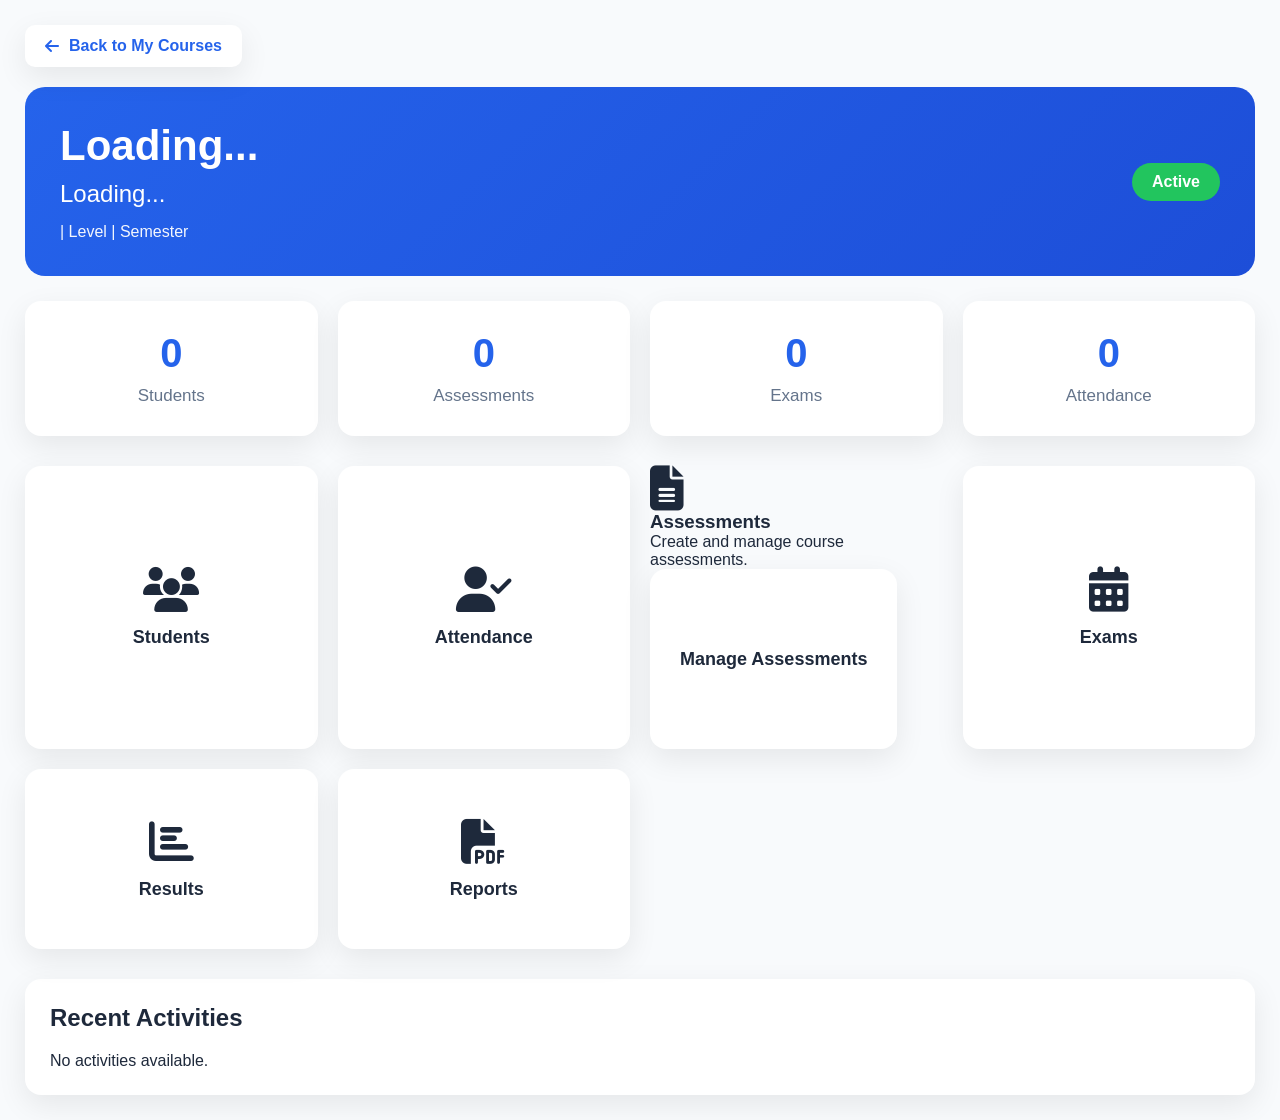
<file: admin/course-dashboard.html>
<!DOCTYPE html>
<html lang="en">

<head>

<meta charset="UTF-8">
<meta name="viewport"
content="width=device-width, initial-scale=1.0">

<title>Course Dashboard</title>

<link rel="stylesheet"
href="css/course-dashboard.css">

<link rel="stylesheet"
href="https://cdnjs.cloudflare.com/ajax/libs/font-awesome/6.7.2/css/all.min.css">

</head>

<body>

<main class="container">

<a href="my-courses.html" class="backBtn">
<i class="fas fa-arrow-left"></i>
Back to My Courses
</a>

<section class="courseHeader">

<div>

<h1 id="courseCode">
Loading...
</h1>

<h2 id="courseTitle">
Loading...
</h2>

<p>

<span id="department"></span>

|

Level

<span id="level"></span>

|

Semester

<span id="semester"></span>

</p>

</div>

<span class="status"
id="status">

Active

</span>

</section>

<section class="stats">

<div class="card">

<h2 id="studentCount">

0

</h2>

<p>Students</p>

</div>

<div class="card">

<h2 id="assessmentCount">

0

</h2>

<p>Assessments</p>

</div>

<div class="card">

<h2 id="examCount">

0

</h2>

<p>Exams</p>

</div>

<div class="card">

<h2 id="attendanceCount">

0

</h2>

<p>Attendance</p>

</div>

</section>

<section class="dashboardGrid">

<button id="studentsBtn">

<i class="fas fa-users"></i>

Students

</button>

<button id="attendanceBtn">

<i class="fas fa-user-check"></i>

Attendance

</button>

<div class="dashboard-card">
    <i class="fas fa-file-alt"></i>

    <h3>Assessments</h3>

    <p>Create and manage course assessments.</p>

    <button id="assessmentBtn">
        Manage Assessments
    </button>
</div>

<button id="examBtn">

<i class="fas fa-calendar-alt"></i>

Exams

</button>

<button id="resultBtn">

<i class="fas fa-chart-bar"></i>

Results

</button>

<button id="reportBtn">

<i class="fas fa-file-pdf"></i>

Reports

</button>

</section>

<section class="activity">

<h2>

Recent Activities

</h2>

<div id="activityList">

No activities available.

</div>

</section>

</main>

<script type="module"
src="js/course-dashboard.js">
</script>

</body>

</html>
</file>
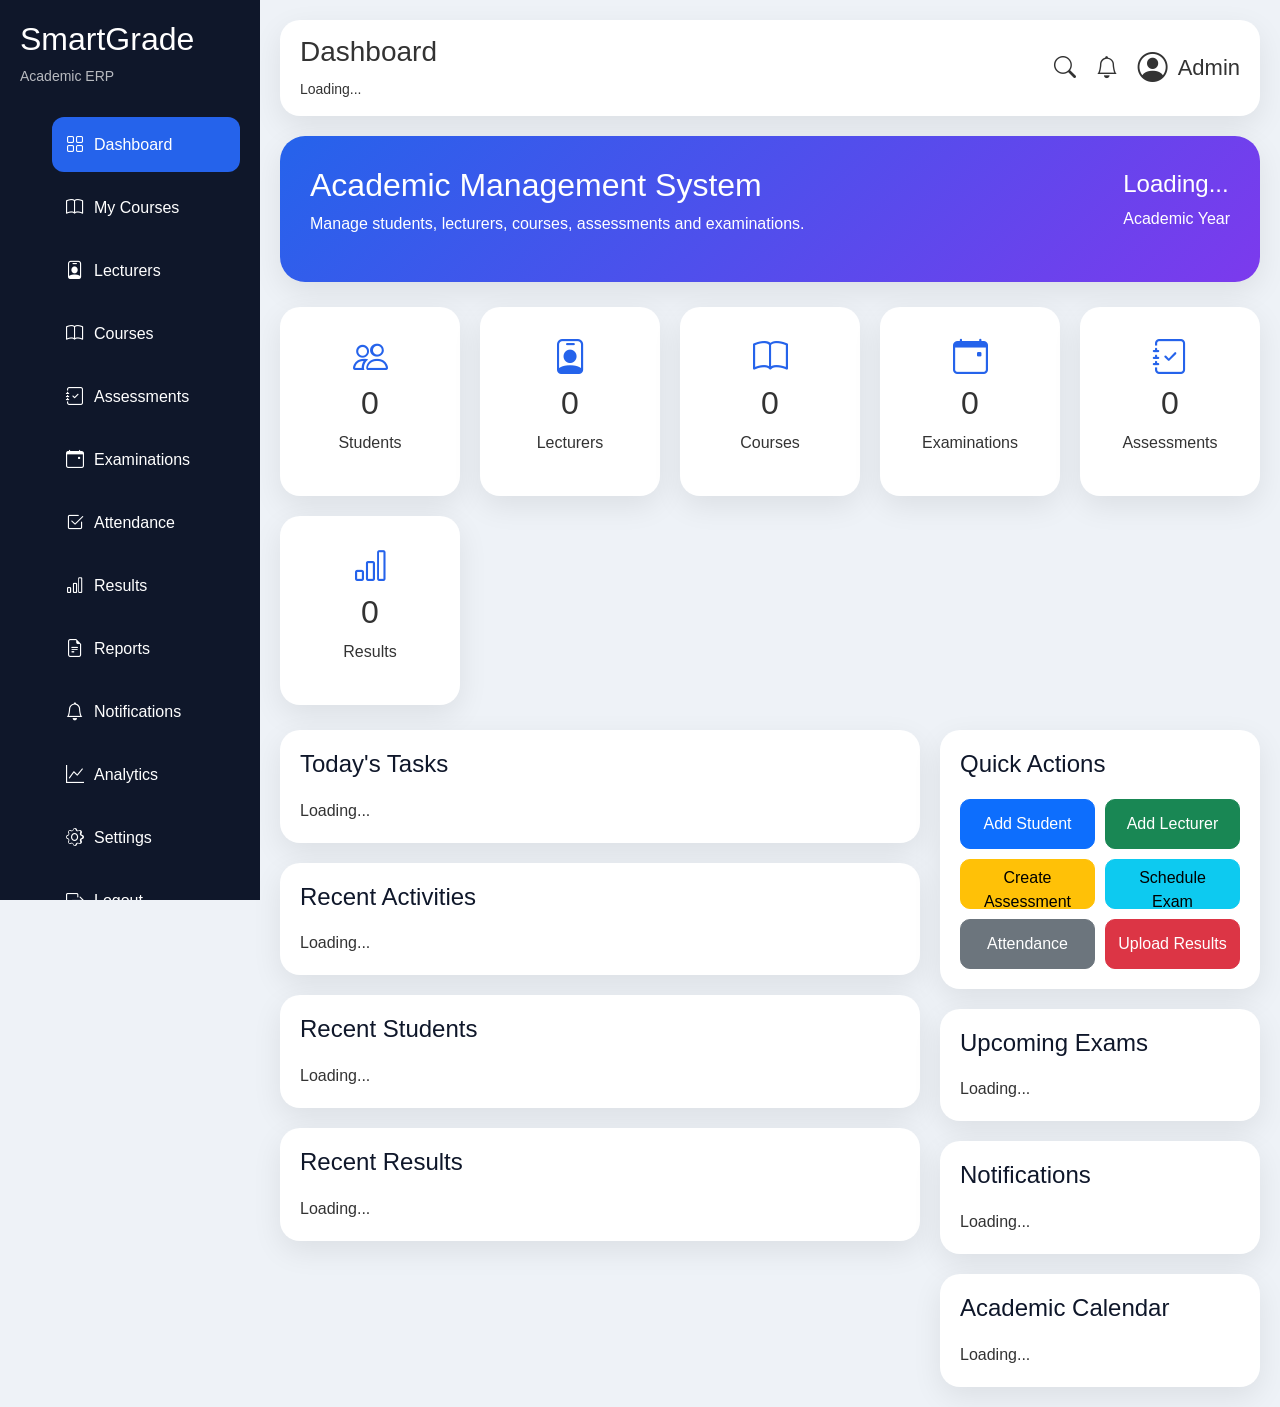
<file: admin/dashboard.html>
<!DOCTYPE html>
<html lang="en">

<head>

<meta charset="UTF-8">

<meta name="viewport"
content="width=device-width, initial-scale=1.0">

<title>SmartGrade Dashboard</title>

<link href="https://cdn.jsdelivr.net/npm/bootstrap@5.3.8/dist/css/bootstrap.min.css" rel="stylesheet">

<link href="https://cdn.jsdelivr.net/npm/bootstrap-icons@1.13.1/font/bootstrap-icons.css" rel="stylesheet">

<link rel="stylesheet" href="css/dashboard.css">

</head>

<body>

<div class="overlay"></div>

<!-- SIDEBAR -->

<aside class="sidebar">

<div class="logo">

<h2>SmartGrade</h2>

<p>Academic ERP</p>

</div>

<ul>

<li class="active">
<a href="#">
<i class="bi bi-grid"></i>
Dashboard
</a>
</li>

<li>
<a href="my-courses.html">
<i class="bi bi-book"></i>
My Courses
</a>
</li>

<li>
<a href="lecturers.html">
<i class="bi bi-person-badge"></i>
Lecturers
</a>
</li>

<li>
<a href="courses.html">
<i class="bi bi-book"></i>
Courses
</a>
</li>

<li>
<a href="assessments.html">
<i class="bi bi-journal-check"></i>
Assessments
</a>
</li>

<li>
<a href="exams.html">
<i class="bi bi-calendar-event"></i>
Examinations
</a>
</li>

<li>
<a href="attendance.html">
<i class="bi bi-check2-square"></i>
Attendance
</a>
</li>

<li>
<a href="results.html">
<i class="bi bi-bar-chart"></i>
Results
</a>
</li>

<li>
<a href="reports.html">
<i class="bi bi-file-earmark-text"></i>
Reports
</a>
</li>

<li>
<a href="notifications.html">
<i class="bi bi-bell"></i>
Notifications
</a>
</li>

<li>
<a href="analytics.html">
<i class="bi bi-graph-up"></i>
Analytics
</a>
</li>

<li>
<a href="settings.html">
<i class="bi bi-gear"></i>
Settings
</a>
</li>

<li>

<a href="#" id="logoutBtn">

<i class="bi bi-box-arrow-right"></i>

Logout

</a>

</li>

</ul>

</aside>

<!-- MAIN -->

<main class="main">

<!-- TOPBAR -->

<div class="topbar">

<div class="left-top">

<button id="menuBtn">

<i class="bi bi-list"></i>

</button>

<div>

<h3>Dashboard</h3>

<small id="welcomeText">

Loading...

</small>

</div>

</div>

<div class="right-top">

<i class="bi bi-search"></i>

<i class="bi bi-bell"></i>

<div class="profile">

<i class="bi bi-person-circle"></i>

<span id="userName">

Admin

</span>

</div>

</div>

</div>

<!-- HERO -->

<section class="hero">

<div>

<h2>

Academic Management System

</h2>

<p>

Manage students, lecturers, courses, assessments and examinations.

</p>

</div>

<div>

<h4 id="todayDate">

Loading...

</h4>

<p id="academicInfo">

Academic Year

</p>

</div>

</section>

<!-- LIVE STATS -->

<section class="stats-grid">

<div class="stat-card">

<i class="bi bi-people"></i>

<h2 id="studentsCount">

0

</h2>

<p>Students</p>

</div>

<div class="stat-card">

<i class="bi bi-person-badge"></i>

<h2 id="lecturersCount">

0

</h2>

<p>Lecturers</p>

</div>

<div class="stat-card">

<i class="bi bi-book"></i>

<h2 id="coursesCount">

0

</h2>

<p>Courses</p>

</div>

<div class="stat-card">

<i class="bi bi-calendar-event"></i>

<h2 id="examsCount">

0

</h2>

<p>Examinations</p>

</div>

<div class="stat-card">

<i class="bi bi-journal-check"></i>

<h2 id="assessmentCount">

0

</h2>

<p>Assessments</p>

</div>

<div class="stat-card">

<i class="bi bi-bar-chart"></i>

<h2 id="resultsCount">

0

</h2>

<p>Results</p>

</div>

</section>

<!-- DASHBOARD GRID -->

<section class="dashboard-grid">

<div class="left-column">

<div class="widget">

<h4>

Today's Tasks

</h4>

<div id="todayTasks">

Loading...

</div>

</div>

<div class="widget">

<h4>

Recent Activities

</h4>

<div id="activities">

Loading...

</div>

</div>

<div class="widget">

<h4>

Recent Students

</h4>

<div id="recentStudents">

Loading...

</div>

</div>

<div class="widget">

<h4>

Recent Results

</h4>

<div id="recentResults">

Loading...

</div>

</div>

</div>

<div class="right-column">

<div class="widget">

<h4>

Quick Actions

</h4>

<div class="quick-grid">

<button class="btn btn-primary">

Add Student

</button>

<button class="btn btn-success">

Add Lecturer

</button>

<button class="btn btn-warning">

Create Assessment

</button>

<button class="btn btn-info">

Schedule Exam

</button>

<button class="btn btn-secondary">

Attendance

</button>

<button class="btn btn-danger">

Upload Results

</button>

</div>

</div>

<div class="widget">

<h4>

Upcoming Exams

</h4>

<div id="upcomingExams">

Loading...

</div>

</div>

<div class="widget">

<h4>

Notifications

</h4>

<div id="notifications">

Loading...

</div>

</div>

<div class="widget">

<h4>

Academic Calendar

</h4>

<div id="calendar">

Loading...

</div>

</div>

</div>

</section>

</main>

<script type="module"
src="js/dashboard.js">

</script>

</body>

</html>
</file>
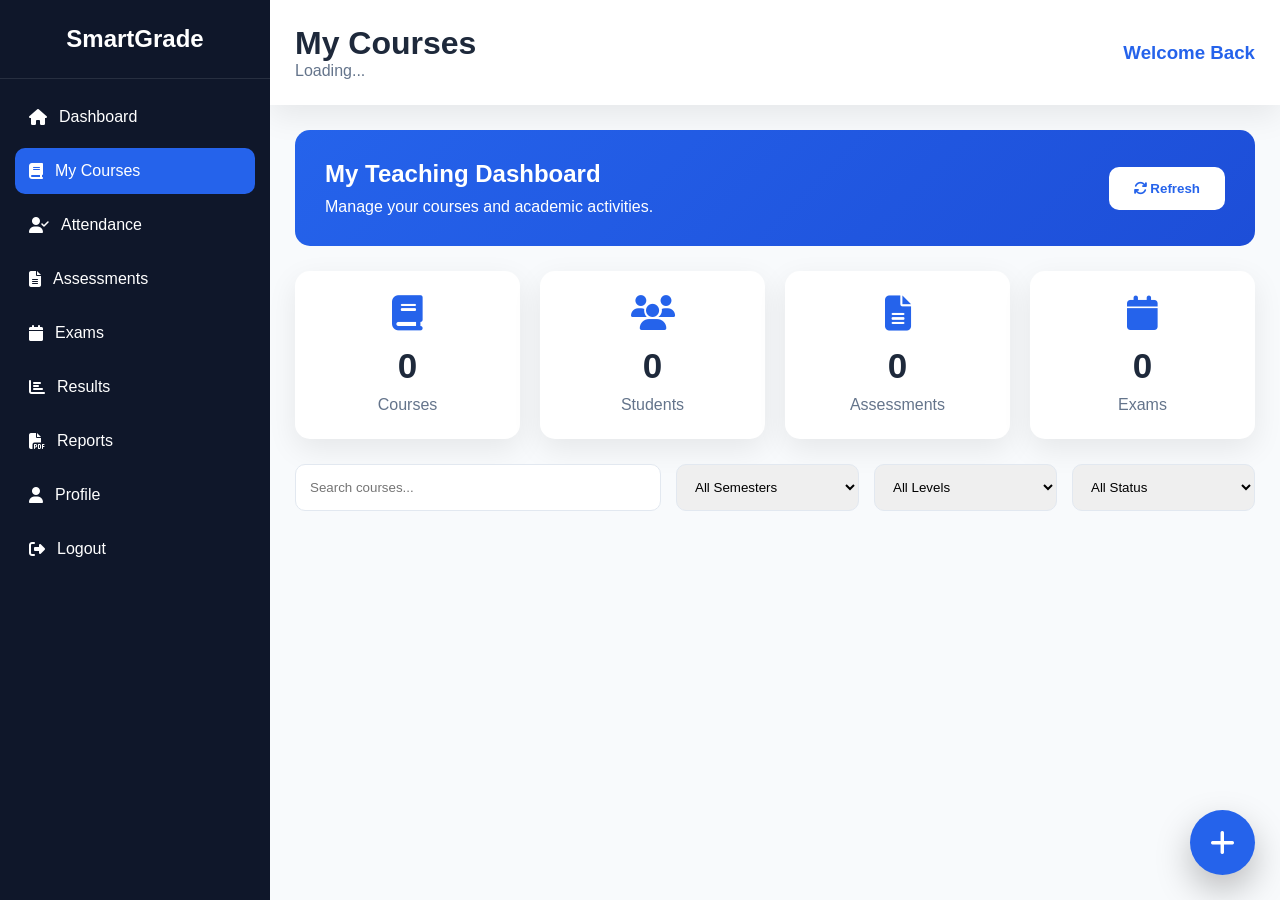
<file: admin/my-courses.html>
<!DOCTYPE html>
<html lang="en">

<head>
    <meta charset="UTF-8">
    <meta name="viewport" content="width=device-width, initial-scale=1.0">
    <title>SmartGrade | My Courses</title>

    <link rel="stylesheet" href="css/my-courses.css">

    <link rel="stylesheet"
        href="https://cdnjs.cloudflare.com/ajax/libs/font-awesome/6.7.2/css/all.min.css">
</head>

<body>

    <!-- Overlay -->

    <div class="overlay" id="overlay"></div>

    <!-- Sidebar -->

    <aside class="sidebar" id="sidebar">

        <div class="logo">
            <h2>SmartGrade</h2>
        </div>

        <ul>

            <li>
                <a href="dashboard.html">
                    <i class="fas fa-home"></i>
                    Dashboard
                </a>
            </li>

            <li class="active">
                <a href="#">
                    <i class="fas fa-book"></i>
                    My Courses
                </a>
            </li>

            <li>
                <a href="attendance.html">
                    <i class="fas fa-user-check"></i>
                    Attendance
                </a>
            </li>

            <li>
                <a href="assessments.html">
                    <i class="fas fa-file-alt"></i>
                    Assessments
                </a>
            </li>

            <li>
                <a href="exams.html">
                    <i class="fas fa-calendar"></i>
                    Exams
                </a>
            </li>

            <li>
                <a href="results.html">
                    <i class="fas fa-chart-bar"></i>
                    Results
                </a>
            </li>

            <li>
                <a href="reports.html">
                    <i class="fas fa-file-pdf"></i>
                    Reports
                </a>
            </li>

            <li>
                <a href="profile.html">
                    <i class="fas fa-user"></i>
                    Profile
                </a>
            </li>

            <li>
                <a href="#" id="logoutBtn">
                    <i class="fas fa-sign-out-alt"></i>
                    Logout
                </a>
            </li>

        </ul>

    </aside>

    <!-- Main -->

    <div class="wrapper">

        <!-- Mobile Header -->

        <header class="mobile-header">

            <button id="menuBtn">
                <i class="fas fa-bars"></i>
            </button>

            <h2>My Courses</h2>

            <div id="userName">
                Lecturer
            </div>

        </header>

        <!-- Topbar -->

        <header class="topbar">

            <div>

                <h1>My Courses</h1>

                <p id="todayDate">
                    Loading...
                </p>

            </div>

            <div>

                <h3 id="welcomeText">
                    Welcome Back
                </h3>

            </div>

        </header>

        <!-- Main -->

        <main>

            <!-- Hero -->

            <section class="hero">

                <div>

                    <h2>
                        My Teaching Dashboard
                    </h2>

                    <p>
                        Manage your courses and academic activities.
                    </p>

                </div>

                <button id="refreshBtn">

                    <i class="fas fa-sync"></i>

                    Refresh

                </button>

            </section>

            <!-- Stats -->

            <section class="stats">

                <div class="stat-card">

                    <i class="fas fa-book"></i>

                    <h2 id="courseCount">0</h2>

                    <p>Courses</p>

                </div>

                <div class="stat-card">

                    <i class="fas fa-users"></i>

                    <h2 id="studentCount">0</h2>

                    <p>Students</p>

                </div>

                <div class="stat-card">

                    <i class="fas fa-file-alt"></i>

                    <h2 id="assessmentCount">0</h2>

                    <p>Assessments</p>

                </div>

                <div class="stat-card">

                    <i class="fas fa-calendar"></i>

                    <h2 id="examCount">0</h2>

                    <p>Exams</p>

                </div>

            </section>

            <!-- Filters -->

            <section class="filters">

                <input
                    type="text"
                    id="searchCourse"
                    placeholder="Search courses...">

                <select id="semesterFilter">

                    <option value="">
                        All Semesters
                    </option>

                    <option value="1">
                        Semester I
                    </option>

                    <option value="2">
                        Semester II
                    </option>

                </select>

                <select id="levelFilter">

                    <option value="">
                        All Levels
                    </option>

                    <option>100</option>
                    <option>200</option>
                    <option>300</option>
                    <option>400</option>
                    <option>500</option>

                </select>

                <select id="statusFilter">

                    <option value="">
                        All Status
                    </option>

                    <option value="active">
                        Active
                    </option>

                    <option value="inactive">
                        Inactive
                    </option>

                </select>

            </section>

            <!-- Course Grid -->

            <section
                class="course-grid"
                id="courseGrid">

            </section>

            <!-- Empty -->

            <section
                class="empty-state"
                id="emptyState"
                style="display:none;">

                <i class="fas fa-book-open"></i>

                <h2>
                    No Courses Yet
                </h2>

                <p>
                    Create your first course.
                </p>

                <button id="emptyCreateBtn">
                    Create Course
                </button>

            </section>

        </main>

    </div>

    <!-- FAB -->

    <button
        class="fab"
        id="fabBtn">

        <i class="fas fa-plus"></i>

    </button>

    <!-- Course Details Modal -->

    <div
        class="modal"
        id="courseModal">

        <div class="modal-content">

            <div class="modal-header">

                <h2>
                    Course Details
                </h2>

                <button id="closeModal">
                    <i class="fas fa-times"></i>
                </button>

            </div>

            <div id="courseDetails"></div>

        </div>

    </div>

    <!-- Create Course Modal -->

    <div
        class="modal"
        id="createCourseModal">

        <div class="modal-content">

            <div class="modal-header">

                <h2>

                    <i class="fas fa-plus-circle"></i>

                    Create Course

                </h2>

                <button id="closeCreateModal">

                    <i class="fas fa-times"></i>

                </button>

            </div>

            <form id="createCourseForm">

                <input
                    type="text"
                    id="courseCode"
                    placeholder="Course Code"
                    required>

                <input
                    type="text"
                    id="courseTitle"
                    placeholder="Course Title"
                    required>

                <input
                    type="text"
                    id="department"
                    placeholder="Department"
                    required>

                <select id="level" required>

                    <option value="">
                        Select Level
                    </option>

                    <option>100</option>
                    <option>200</option>
                    <option>300</option>
                    <option>400</option>
                    <option>500</option>

                </select>

                <select id="semester" required>

                    <option value="">
                        Semester
                    </option>

                    <option value="1">
                        Semester I
                    </option>

                    <option value="2">
                        Semester II
                    </option>

                </select>

                <input
                    type="number"
                    id="creditHours"
                    placeholder="Credit Hours"
                    required>

                <input
                    type="text"
                    id="academicYear"
                    placeholder="Academic Year"
                    required>

                <input
                    type="number"
                    id="capacity"
                    placeholder="Maximum Students"
                    value="100">

                <textarea
                    id="description"
                    placeholder="Course Description"></textarea>

                <div class="create-actions">

                    <button
                        type="button"
                        id="cancelCreate">

                        Cancel

                    </button>

                    <button
                        type="submit">

                        Create Course

                    </button>

                </div>

            </form>

        </div>

    </div>

    <!-- Course Card Template -->

    <template id="courseCardTemplate">

        <div class="course-card">

            <div class="course-top">

                <h3 class="course-code"></h3>

                <span class="status"></span>

            </div>

            <h4 class="course-title"></h4>

            <div class="course-info"></div>

            <div class="course-actions">

                <button class="viewBtn">
                    View
                </button>

                <button class="studentsBtn">
                    Students
                </button>

                <button class="attendanceBtn">
                    Attendance
                </button>

                <button class="assessmentBtn">
                    Assessments
                </button>

                <button class="examBtn">
                    Exams
                </button>

                <button class="resultBtn">
                    Results
                </button>

            </div>

        </div>

    </template>

    <script type="module" src="js/my-courses.js"></script>

</body>

</html>
</file>
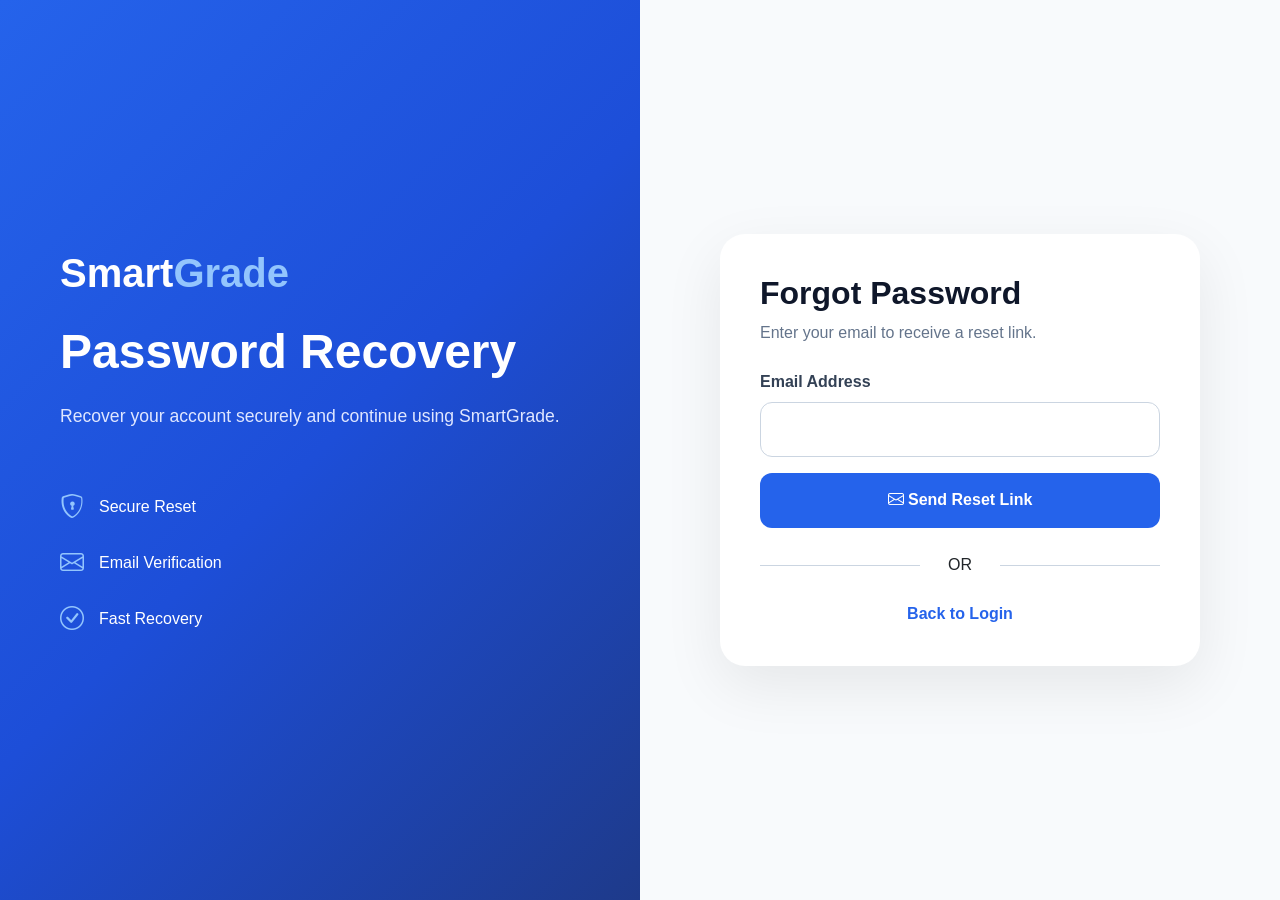
<file: auth/forgot-password.html>
<!DOCTYPE html>
<html lang="en">

<head>

<meta charset="UTF-8">

<meta name="viewport"
content="width=device-width, initial-scale=1.0">

<title>Forgot Password | SmartGrade</title>

<link href="https://cdn.jsdelivr.net/npm/bootstrap@5.3.8/dist/css/bootstrap.min.css"
rel="stylesheet">

<link href="https://cdn.jsdelivr.net/npm/bootstrap-icons@1.13.1/font/bootstrap-icons.css"
rel="stylesheet">

<link rel="stylesheet"
href="css/auth.css">

</head>

<body>

<div class="container-fluid">

<div class="row">

<!-- LEFT -->

<div class="col-lg-6 auth-left">

<div class="logo">

Smart<span>Grade</span>

</div>

<h1>Password Recovery</h1>

<p>

Recover your account securely and continue
using SmartGrade.

</p>

<div class="features">

<div class="feature">

<i class="bi bi-shield-lock"></i>

<span>Secure Reset</span>

</div>

<div class="feature">

<i class="bi bi-envelope"></i>

<span>Email Verification</span>

</div>

<div class="feature">

<i class="bi bi-check-circle"></i>

<span>Fast Recovery</span>

</div>

</div>

</div>

<!-- RIGHT -->

<div class="col-lg-6 auth-right">

<div class="auth-card">

<h2>Forgot Password</h2>

<p>

Enter your email to receive a reset link.

</p>

<form id="forgotForm">

<div class="mb-3">

<label class="form-label">

Email Address

</label>

<input
type="email"
class="form-control"
id="email"
required>

</div>

<button
type="submit"
class="btn-login">

<i class="bi bi-envelope"></i>

Send Reset Link

</button>

</form>

<div
id="forgotMessage"
class="mt-3">

</div>

<div class="divider">

OR

</div>

<div class="bottom-link">

<a href="login.html">

Back to Login

</a>

</div>

</div>

</div>

</div>

</div>

<script src="https://cdn.jsdelivr.net/npm/bootstrap@5.3.8/dist/js/bootstrap.bundle.min.js"></script>

<script type="module" src="../config/supabase.js"></script>

<script type="module" src="../shared/js/services/authService.js"></script>

<script type="module" src="js/forgot-password.js"></script>

</body>

</html>
</file>
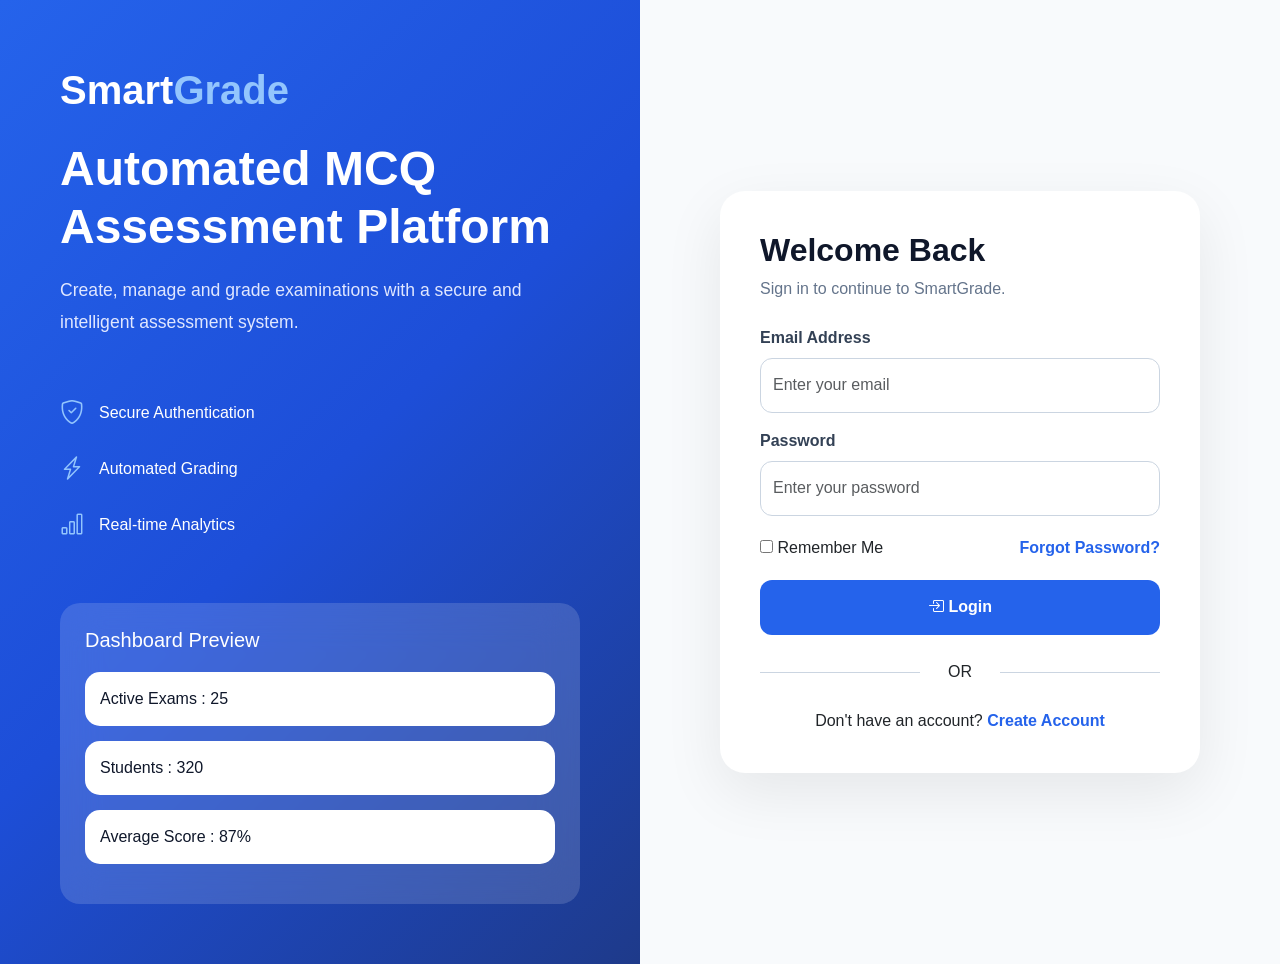
<file: auth/login.html>
<!DOCTYPE html>
<html lang="en">

<head>
    <meta charset="UTF-8">
    <meta name="viewport"
        content="width=device-width, initial-scale=1.0">

    <title>Login | SmartGrade</title>

    <!-- Bootstrap -->
    <link href="https://cdn.jsdelivr.net/npm/bootstrap@5.3.8/dist/css/bootstrap.min.css"
        rel="stylesheet">

    <!-- Bootstrap Icons -->
    <link href="https://cdn.jsdelivr.net/npm/bootstrap-icons@1.13.1/font/bootstrap-icons.css"
        rel="stylesheet">

    <!-- CSS -->
    <link rel="stylesheet" href="css/auth.css">
</head>

<body>

    <div class="container-fluid">

        <div class="row">

            <!-- LEFT SIDE -->

            <div class="col-lg-6 auth-left">

                <div class="logo">
                    Smart<span>Grade</span>
                </div>

                <h1>
                    Automated MCQ Assessment Platform
                </h1>

                <p>
                    Create, manage and grade examinations with
                    a secure and intelligent assessment system.
                </p>

                <div class="features">

                    <div class="feature">
                        <i class="bi bi-shield-check"></i>
                        <span>Secure Authentication</span>
                    </div>

                    <div class="feature">
                        <i class="bi bi-lightning-charge"></i>
                        <span>Automated Grading</span>
                    </div>

                    <div class="feature">
                        <i class="bi bi-bar-chart"></i>
                        <span>Real-time Analytics</span>
                    </div>

                </div>

                <div class="preview-card">

                    <h5>Dashboard Preview</h5>

                    <div class="preview-box">
                        Active Exams : 25
                    </div>

                    <div class="preview-box">
                        Students : 320
                    </div>

                    <div class="preview-box">
                        Average Score : 87%
                    </div>

                </div>

            </div>

            <!-- RIGHT SIDE -->

            <div class="col-lg-6 auth-right">
<div class="d-lg-none text-center mb-4">

<h2 class="logo">

Smart<span>Grade</span>

</h2>

</div>
                <div class="auth-card">

                    <h2>Welcome Back</h2>

                    <p>
                        Sign in to continue to SmartGrade.
                    </p>

                    <form id="loginForm">

                        <div class="mb-3">

                            <label class="form-label">
                                Email Address
                            </label>

                            <input
                                type="email"
                                class="form-control"
                                id="email"
                                placeholder="Enter your email"
                                required>

                        </div>

                        <div class="mb-3">

                            <label class="form-label">
                                Password
                            </label>

                            <input
                                type="password"
                                class="form-control"
                                id="password"
                                placeholder="Enter your password"
                                required>

                        </div>

                        <div class="auth-options">

                            <div>

                                <input
                                    type="checkbox"
                                    id="remember">

                                <label for="remember">
                                    Remember Me
                                </label>

                            </div>

                            <a href="forgot-password.html">
                                Forgot Password?
                            </a>

                        </div>

                        <button
                            type="submit"
                            class="btn-login">

                            <i class="bi bi-box-arrow-in-right"></i>

                            Login

                        </button>

                    </form>

                    <div
                        id="loginMessage"
                        class="mt-3">
                    </div>

                    <div class="divider">
                        OR
                    </div>

                    <div class="bottom-link">

                        Don't have an account?

                        <a href="register.html">
                            Create Account
                        </a>

                    </div>

                </div>

            </div>

        </div>

    </div>

    <!-- Bootstrap -->

    <script src="https://cdn.jsdelivr.net/npm/bootstrap@5.3.8/dist/js/bootstrap.bundle.min.js"></script>

    <!-- Supabase -->

    <script type="module" src="../config/supabase.js"></script>

    <!-- Services -->

    <script type="module" src="../shared/js/services/authService.js"></script>

    <script type="module" src="../shared/js/services/profileService.js"></script>

    <!-- Login Logic -->

    <script type="module" src="js/login.js"></script>

</body>

</html>
</file>
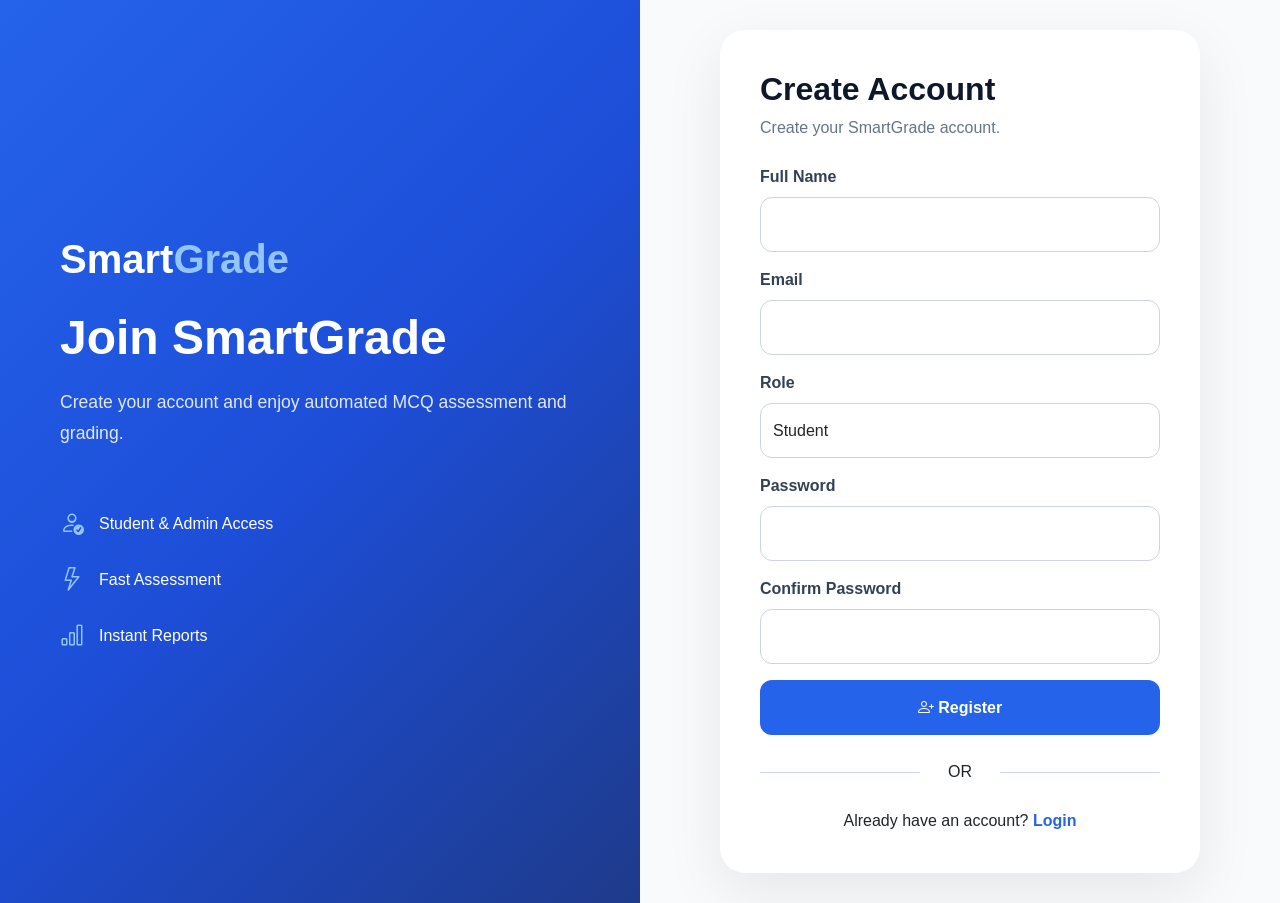
<file: auth/register.html>
<!DOCTYPE html>
<html lang="en">

<head>

    <meta charset="UTF-8">

    <meta name="viewport"
        content="width=device-width, initial-scale=1.0">

    <title>Create Account | SmartGrade</title>

    <link href="https://cdn.jsdelivr.net/npm/bootstrap@5.3.8/dist/css/bootstrap.min.css"
        rel="stylesheet">

    <link href="https://cdn.jsdelivr.net/npm/bootstrap-icons@1.13.1/font/bootstrap-icons.css"
        rel="stylesheet">

    <link rel="stylesheet" href="css/auth.css">

</head>

<body>

<div class="container-fluid">

<div class="row">

<!-- LEFT -->

<div class="col-lg-6 auth-left">

<div class="logo">

Smart<span>Grade</span>

</div>

<h1>Join SmartGrade</h1>

<p>

Create your account and enjoy automated
MCQ assessment and grading.

</p>

<div class="features">

<div class="feature">

<i class="bi bi-person-check"></i>

<span>Student & Admin Access</span>

</div>

<div class="feature">

<i class="bi bi-lightning"></i>

<span>Fast Assessment</span>

</div>

<div class="feature">

<i class="bi bi-bar-chart"></i>

<span>Instant Reports</span>

</div>

</div>

</div>

<!-- RIGHT -->

<div class="col-lg-6 auth-right">
<div class="d-lg-none text-center mb-4">

<h2 class="logo">

Smart<span>Grade</span>

</h2>

</div>
<div class="auth-card">

<h2>Create Account</h2>

<p>Create your SmartGrade account.</p>

<form id="registerForm">

<div class="mb-3">

<label class="form-label">

Full Name

</label>

<input
type="text"
class="form-control"
id="fullName"
required>

</div>

<div class="mb-3">

<label class="form-label">

Email

</label>

<input
type="email"
class="form-control"
id="email"
required>

</div>

<div class="mb-3">

<label class="form-label">

Role

</label>

<select
class="form-control"
id="role"
required>

<option value="student">

Student

</option>

<option value="admin">

Admin

</option>

</select>

</div>

<div class="mb-3">

<label class="form-label">

Password

</label>

<input
type="password"
class="form-control"
id="password"
required>

</div>

<div class="mb-3">

<label class="form-label">

Confirm Password

</label>

<input
type="password"
class="form-control"
id="confirmPassword"
required>

</div>

<button
class="btn-login"
type="submit">

<i class="bi bi-person-plus"></i>

Register

</button>

</form>

<div id="registerMessage"
class="mt-3">

</div>

<div class="divider">

OR

</div>

<div class="bottom-link">

Already have an account?

<a href="login.html">

Login

</a>

</div>

</div>

</div>

</div>

</div>

<script src="https://cdn.jsdelivr.net/npm/bootstrap@5.3.8/dist/js/bootstrap.bundle.min.js"></script>

<script type="module" src="../config/supabase.js"></script>

<script type="module" src="../shared/js/services/authService.js"></script>

<script type="module" src="js/register.js"></script>

</body>

</html>
</file>
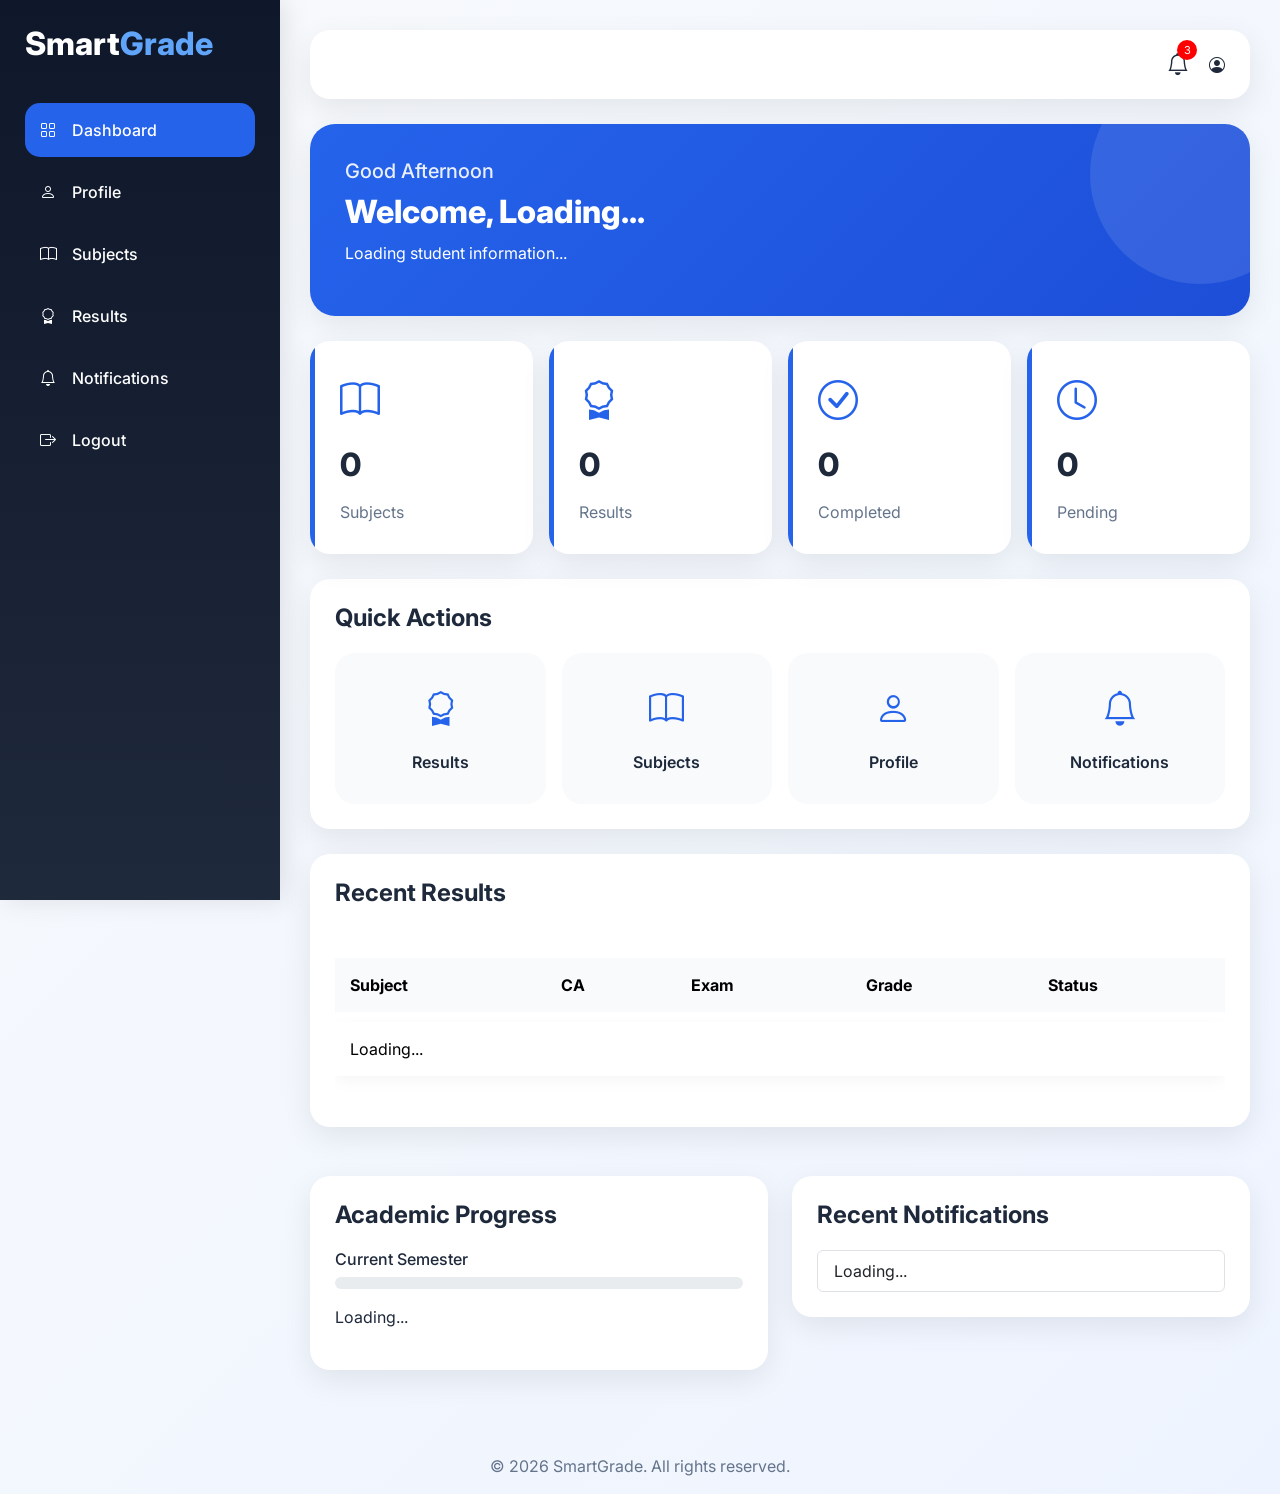
<file: student/dashboard.html>
<!DOCTYPE html>
<html lang="en">

<head>

<meta charset="UTF-8">

<meta name="viewport"
content="width=device-width, initial-scale=1.0">

<title>
Student Dashboard | SmartGrade
</title>

<link href="https://cdn.jsdelivr.net/npm/bootstrap@5.3.8/dist/css/bootstrap.min.css"
rel="stylesheet">

<link href="https://cdn.jsdelivr.net/npm/bootstrap-icons@1.13.1/font/bootstrap-icons.css"
rel="stylesheet">

<link rel="stylesheet"
href="css/dashboard.css">

</head>

<body>

<div class="wrapper">

<!-- SIDEBAR -->

<nav class="sidebar">

<div class="logo">

<h2>

Smart<span>Grade</span>

</h2>

</div>

<ul>

<li class="active">

<a href="#">

<i class="bi bi-grid"></i>

Dashboard

</a>

</li>

<li>

<a href="profile.html">

<i class="bi bi-person"></i>

Profile

</a>

</li>

<li>

<a href="subjects.html">

<i class="bi bi-book"></i>

Subjects

</a>

</li>

<li>

<a href="results.html">

<i class="bi bi-award"></i>

Results

</a>

</li>

<li>

<a href="notifications.html">

<i class="bi bi-bell"></i>

Notifications

</a>

</li>

<li>

<a href="#"
id="logoutBtn">

<i class="bi bi-box-arrow-right"></i>

Logout

</a>

</li>

</ul>

</nav>

<!-- MAIN -->

<div class="main">

<!-- TOPBAR -->

<div class="topbar">

<div>

<button class="menu-btn">

<i class="bi bi-list"></i>

</button>

</div>

<div class="top-icons">

<div class="notification">

<i class="bi bi-bell"></i>

<span>
3
</span>

</div>

<i class="bi bi-person-circle"></i>

</div>


</div>

<!-- WELCOME -->

<section class="welcome">

    <h5 id="greeting">
        Good Afternoon
    </h5>

    <h2>

        Welcome,

        <span id="studentName">
            Loading...
        </span>

    </h2>

    <p id="studentInfo">

        Loading student information...

    </p>

</section>

<!-- CARDS -->

<div class="row g-3">

<div class="col-lg-3 col-md-6">

<div class="stat-card">

<i class="bi bi-book"></i>

<h3 id="subjectCount">

0

</h3>

<p>

Subjects

</p>

</div>

</div>

<div class="col-lg-3 col-md-6">

<div class="stat-card">

<i class="bi bi-award"></i>

<h3 id="resultCount">

0

</h3>

<p>

Results

</p>

</div>

</div>

<div class="col-lg-3 col-md-6">

<div class="stat-card">

<i class="bi bi-check-circle"></i>

<h3>

0

</h3>

<p>

Completed

</p>

</div>

</div>

<div class="col-lg-3 col-md-6">

<div class="stat-card">

<i class="bi bi-clock"></i>

<h3>

0

</h3>

<p>

Pending

</p>

</div>

</div>

</div>

<!-- QUICK ACTIONS -->

<div class="section">

<h4>

Quick Actions

</h4>

<div class="row g-3">

<div class="col-md-3">

<a href="results.html"
class="action-card">

<i class="bi bi-award"></i>

Results

</a>

</div>

<div class="col-md-3">

<a href="subjects.html"
class="action-card">

<i class="bi bi-book"></i>

Subjects

</a>

</div>

<div class="col-md-3">

<a href="profile.html"
class="action-card">

<i class="bi bi-person"></i>

Profile

</a>

</div>

<div class="col-md-3">

<a href="notifications.html"
class="action-card">

<i class="bi bi-bell"></i>

Notifications

</a>

</div>

</div>

</div>

<!-- RESULTS -->

<div class="section">

<h4>

Recent Results

</h4>

<div class="table-responsive">

<table class="table">

<thead>

<tr>

<th>

Subject

</th>

<th>

CA

</th>

<th>

Exam

</th>

<th>

Grade

</th>

<th>

Status

</th>

</tr>

</thead>

<tbody id="resultTable">

<tr>

<td colspan="5">

Loading...

</td>

</tr>

</tbody>

</table>

</div>

</div>
<div class="row mt-4">

    <!-- Academic Progress -->

    <div class="col-lg-6 mb-4">

        <div class="section">

            <h4>
                Academic Progress
            </h4>

            <h6>
                Current Semester
            </h6>

            <div class="progress mb-3" style="height:12px;">

                <div
                id="progressBar"
                class="progress-bar bg-primary"
                style="width:0%;">

                0%

                </div>

            </div>

            <p id="progressText">

                Loading...

            </p>

        </div>

    </div>

    <!-- Notifications -->

    <div class="col-lg-6 mb-4">

        <div class="section">

            <h4>

                Recent Notifications

            </h4>

            <ul
            class="list-group"
            id="notificationList">

                <li class="list-group-item">

                    Loading...

                </li>

            </ul>

        </div>

    </div>

</div>
</div>

</div>

<script src="https://cdn.jsdelivr.net/npm/bootstrap@5.3.8/dist/js/bootstrap.bundle.min.js"></script>

<script type="module"
src="js/dashboard.js"></script>
<footer class="footer">

<p>

© 2026 SmartGrade.

All rights reserved.

</p>

</footer>

</body>

</html>
</file>
<file: admin/css/course-dashboard.css>
/*==================================
COURSE DASHBOARD
==================================*/

:root{
--primary:#2563eb;
--primary-dark:#1d4ed8;
--secondary:#0f172a;

--success:#22c55e;

--white:#fff;
--bg:#f8fafc;

--text:#1e293b;
--text-light:#64748b;

--border:#e2e8f0;

--shadow:0 10px 30px rgba(0,0,0,.08);

--radius:16px;
}

*{
margin:0;
padding:0;
box-sizing:border-box;
}

body{
font-family:Segoe UI,Tahoma,sans-serif;
background:var(--bg);
color:var(--text);
}

.container{
max-width:1400px;
margin:auto;
padding:25px;
}

/*====================
BACK BUTTON
====================*/

.backBtn{
display:inline-flex;
align-items:center;
gap:10px;
text-decoration:none;
padding:12px 20px;
background:white;
border-radius:10px;
color:var(--primary);
box-shadow:var(--shadow);
margin-bottom:20px;
font-weight:600;
}

.backBtn:hover{
background:var(--primary);
color:white;
}

/*====================
HEADER
====================*/

.courseHeader{

background:
linear-gradient(
135deg,
var(--primary),
var(--primary-dark)
);

padding:35px;

border-radius:20px;

color:white;

display:flex;

justify-content:space-between;

align-items:center;

margin-bottom:25px;

gap:20px;

}

.courseHeader h1{
font-size:42px;
margin-bottom:10px;
}

.courseHeader h2{
margin-bottom:15px;
font-weight:500;
}

.courseHeader p{
opacity:.95;
}

.status{

background:var(--success);

padding:10px 20px;

border-radius:30px;

font-weight:bold;

}

/*====================
STATS
====================*/

.stats{

display:grid;

grid-template-columns:
repeat(auto-fit,minmax(220px,1fr));

gap:20px;

margin-bottom:30px;

}

.card{

background:white;

padding:30px;

border-radius:16px;

box-shadow:var(--shadow);

text-align:center;

transition:.3s;

}

.card:hover{

transform:translateY(-5px);

}

.card h2{

font-size:40px;

color:var(--primary);

margin-bottom:10px;

}

.card p{

color:var(--text-light);

font-size:17px;

}

/*====================
MODULE GRID
====================*/

.dashboardGrid{

display:grid;

grid-template-columns:
repeat(auto-fit,minmax(260px,1fr));

gap:20px;

margin-bottom:30px;

}

.dashboardGrid button{

background:white;

border:none;

padding:30px;

border-radius:16px;

box-shadow:var(--shadow);

cursor:pointer;

transition:.3s;

display:flex;

flex-direction:column;

justify-content:center;

align-items:center;

gap:15px;

font-size:18px;

font-weight:600;

color:var(--text);

min-height:180px;

}

.dashboardGrid button:hover{

background:var(--primary);

color:white;

transform:translateY(-5px);

}

.dashboardGrid i{

font-size:45px;

}

/*====================
ACTIVITY
====================*/

.activity{

background:white;

padding:25px;

border-radius:16px;

box-shadow:var(--shadow);

}

.activity h2{

margin-bottom:20px;

}

#activityList{

display:grid;

gap:15px;

}

.activity-item{

padding:15px;

border-left:5px solid var(--primary);

background:#f8fafc;

border-radius:10px;

}

.activity-time{

font-size:13px;

color:var(--text-light);

margin-bottom:5px;

}

/*====================
QUICK ACTIONS
====================*/

.quickActions{

display:grid;

grid-template-columns:
repeat(auto-fit,minmax(200px,1fr));

gap:20px;

margin-bottom:30px;

}

.quickActions button{

padding:18px;

border:none;

border-radius:12px;

cursor:pointer;

background:var(--primary);

color:white;

font-size:16px;

font-weight:600;

transition:.3s;

}

.quickActions button:hover{

background:var(--primary-dark);

}

/*====================
COURSE SUMMARY
====================*/

.courseSummary{

display:grid;

grid-template-columns:
1fr 1fr;

gap:20px;

margin-bottom:30px;

}

.summaryCard{

background:white;

padding:25px;

border-radius:16px;

box-shadow:var(--shadow);

}

.summaryCard h3{

margin-bottom:15px;

color:var(--primary);

}

.summaryCard p{

margin:10px 0;

color:var(--text-light);

}

/*====================
RESPONSIVE
====================*/

@media(max-width:900px){

.courseHeader{

flex-direction:column;

align-items:flex-start;

}

.courseSummary{

grid-template-columns:1fr;

}

}

@media(max-width:768px){

.container{

padding:15px;

}

.courseHeader{

padding:25px;

}

.courseHeader h1{

font-size:30px;

}

.dashboardGrid{

grid-template-columns:1fr;

}

.stats{

grid-template-columns:1fr 1fr;

}

}

@media(max-width:500px){

.stats{

grid-template-columns:1fr;

}

.card{

padding:20px;

}

.dashboardGrid button{

min-height:140px;

padding:20px;

}

.dashboardGrid i{

font-size:35px;

}

}
</file>
<file: admin/css/dashboard.css>
:root{

--primary:#2563eb;
--secondary:#7c3aed;
--success:#16a34a;
--warning:#f59e0b;
--danger:#dc2626;

--dark:#0f172a;
--dark2:#1e293b;

--light:#f8fafc;
--white:#ffffff;

--shadow:0 10px 30px rgba(0,0,0,.08);

}

*{
margin:0;
padding:0;
box-sizing:border-box;
}

body{
font-family:Arial,Helvetica,sans-serif;
background:#eef2f7;
color:#333;
}

/* Overlay */

.overlay{
display:none;
}

/* Sidebar */

.sidebar{

position:fixed;

left:0;
top:0;

width:260px;
height:100vh;

background:var(--dark);

overflow:auto;

padding:20px;

z-index:1000;

transition:.3s;

}

.logo{

margin-bottom:30px;

color:white;

}

.logo p{

opacity:.7;

font-size:14px;

}

.sidebar ul{

list-style:none;

}

.sidebar li{

margin:8px 0;

}

.sidebar a{

display:flex;

align-items:center;

gap:10px;

padding:14px;

border-radius:12px;

text-decoration:none;

color:white;

transition:.3s;

}

.sidebar a:hover{

background:var(--primary);

}

.active a{

background:var(--primary);

}

.sidebar i{

font-size:18px;

}

/* Main */

.main{

margin-left:260px;

padding:20px;

transition:.3s;

}

/* Topbar */

.topbar{

background:white;

padding:15px 20px;

border-radius:20px;

box-shadow:var(--shadow);

display:flex;

justify-content:space-between;

align-items:center;

margin-bottom:20px;

}

.left-top{

display:flex;

align-items:center;

gap:15px;

}

.right-top{

display:flex;

align-items:center;

gap:20px;

font-size:22px;

}

.profile{

display:flex;

align-items:center;

gap:10px;

}

.profile i{

font-size:30px;

}

#menuBtn{

display:none;

border:none;

background:none;

font-size:30px;

cursor:pointer;

}

/* Hero */

.hero{

background:linear-gradient(
135deg,
var(--primary),
var(--secondary)
);

border-radius:25px;

padding:30px;

color:white;

margin-bottom:25px;

display:flex;

justify-content:space-between;

align-items:center;

flex-wrap:wrap;

gap:20px;

box-shadow:var(--shadow);

}

/* Statistics */

.stats-grid{

display:grid;

grid-template-columns:
repeat(auto-fit,minmax(180px,1fr));

gap:20px;

margin-bottom:25px;

}

.stat-card{

background:white;

padding:25px;

border-radius:20px;

box-shadow:var(--shadow);

text-align:center;

transition:.3s;

}

.stat-card:hover{

transform:translateY(-8px);

}

.stat-card i{

font-size:35px;

color:var(--primary);

margin-bottom:10px;

}

.stat-card h2{

margin-bottom:8px;

}

/* Dashboard Grid */

.dashboard-grid{

display:grid;

grid-template-columns:2fr 1fr;

gap:20px;

}

.left-column,
.right-column{

display:flex;

flex-direction:column;

gap:20px;

}

/* Widgets */

.widget{

background:white;

padding:20px;

border-radius:20px;

box-shadow:var(--shadow);

}

.widget h4{

margin-bottom:20px;

color:var(--dark);

}

/* Generic Items */

.item{

display:flex;

justify-content:space-between;

align-items:center;

padding:12px 0;

border-bottom:1px solid #eee;

}

.item:last-child{

border:none;

}

/* Quick Actions */

.quick-grid{

display:grid;

grid-template-columns:1fr 1fr;

gap:10px;

}

.quick-grid button{

height:50px;

border-radius:10px;

}

/* Tables */

.table-responsive{

overflow:auto;

}

/* Loading */

.loading{

text-align:center;

padding:20px;

color:#999;

}

/* Scrollbar */

::-webkit-scrollbar{

width:8px;

}

::-webkit-scrollbar-thumb{

background:#bbb;

border-radius:10px;

}

/* Buttons */

.btn{

border-radius:10px;

}

/* Widget Cards */

.small-card{

background:#f8fafc;

padding:15px;

border-radius:12px;

margin-bottom:10px;

}

.small-card:last-child{

margin-bottom:0;

}

/* Academic Calendar */

.calendar-item{

padding:10px;

border-left:4px solid var(--primary);

margin-bottom:10px;

background:#f8fafc;

border-radius:8px;

}

/* Notifications */

.notice{

padding:12px;

background:#f8fafc;

border-radius:10px;

margin-bottom:10px;

}

/* Recent Activities */

.activity{

padding:10px;

border-bottom:1px solid #eee;

}

/* Badges */

.badge{

font-size:12px;

}

/* Mobile */

@media(max-width:1000px){

.dashboard-grid{

grid-template-columns:1fr;

}

}

/* Tablet */

@media(max-width:768px){

.sidebar{

left:-260px;

}

.sidebar.show{

left:0;

}

.overlay.show{

display:block;

position:fixed;

left:0;

top:0;

width:100%;

height:100%;

background:rgba(0,0,0,.5);

z-index:900;

}

.main{

margin-left:0;

}

#menuBtn{

display:block;

}

.hero{

text-align:center;

justify-content:center;

}

.quick-grid{

grid-template-columns:1fr;

}

}

/* Small Phones */

@media(max-width:500px){

.topbar{

padding:15px;

}

.hero{

padding:20px;

}

.stat-card{

padding:20px;

}

.widget{

padding:15px;

}

.stats-grid{

grid-template-columns:1fr;

}

}
</file>
<file: admin/css/my-courses.css>
/*==================================
SMARTGRADE MY COURSES
==================================*/

:root{
    --primary:#2563eb;
    --primary-dark:#1d4ed8;
    --secondary:#0f172a;

    --success:#22c55e;
    --danger:#ef4444;
    --warning:#f59e0b;

    --white:#ffffff;
    --bg:#f8fafc;

    --text:#1e293b;
    --text-light:#64748b;

    --border:#e2e8f0;

    --shadow:0 10px 30px rgba(0,0,0,.08);

    --radius:15px;
}

/*========================*/

*{
    margin:0;
    padding:0;
    box-sizing:border-box;
}

html{
    scroll-behavior:smooth;
}

body{
    font-family:Segoe UI,Tahoma,Geneva,Verdana,sans-serif;
    background:var(--bg);
    color:var(--text);
    overflow-x:hidden;
}

/*========================*/

::-webkit-scrollbar{
    width:8px;
}

::-webkit-scrollbar-thumb{
    background:var(--primary);
    border-radius:20px;
}

/*========================*/

.overlay{
    position:fixed;
    inset:0;
    background:rgba(0,0,0,.5);
    display:none;
    z-index:998;
}

.overlay.show{
    display:block;
}

/*========================*/
/* SIDEBAR */
/*========================*/

.sidebar{
    position:fixed;
    left:0;
    top:0;
    width:270px;
    height:100vh;

    background:var(--secondary);

    overflow-y:auto;

    z-index:999;

    transition:.3s;
}

.logo{
    padding:25px;
    text-align:center;
    border-bottom:1px solid rgba(255,255,255,.1);
}

.logo h2{
    color:white;
}

.sidebar ul{
    list-style:none;
    padding:15px;
}

.sidebar ul li{
    margin-bottom:8px;
}

.sidebar ul li a{
    display:flex;
    align-items:center;
    gap:12px;

    text-decoration:none;

    color:white;

    padding:14px;

    border-radius:10px;

    transition:.3s;
}

.sidebar ul li a:hover{
    background:var(--primary);
}

.sidebar .active a{
    background:var(--primary);
}

/*========================*/
/* WRAPPER */
/*========================*/

.wrapper{
    margin-left:270px;
    min-height:100vh;
}

/*========================*/
/* MOBILE HEADER */
/*========================*/

.mobile-header{
    display:none;

    background:white;

    padding:15px;

    justify-content:space-between;
    align-items:center;

    box-shadow:var(--shadow);

    position:sticky;
    top:0;

    z-index:500;
}

.mobile-header button{
    border:none;
    background:none;
    font-size:24px;
    cursor:pointer;
}

/*========================*/
/* TOPBAR */
/*========================*/

.topbar{
    background:white;

    padding:25px;

    display:flex;

    justify-content:space-between;
    align-items:center;

    box-shadow:var(--shadow);
}

#todayDate{
    color:var(--text-light);
}

#welcomeText{
    color:var(--primary);
}

/*========================*/
/* MAIN */
/*========================*/

main{
    padding:25px;
}

/*========================*/
/* HERO */
/*========================*/

.hero{
    background:linear-gradient(
        135deg,
        var(--primary),
        var(--primary-dark)
    );

    padding:30px;

    border-radius:var(--radius);

    color:white;

    display:flex;

    justify-content:space-between;
    align-items:center;

    margin-bottom:25px;

    gap:20px;
}

.hero h2{
    margin-bottom:10px;
}

.hero button{
    padding:14px 25px;

    border:none;

    border-radius:10px;

    background:white;

    color:var(--primary);

    cursor:pointer;

    font-weight:600;
}

/*========================*/
/* STATS */
/*========================*/

.stats{
    display:grid;

    grid-template-columns:repeat(auto-fit,minmax(200px,1fr));

    gap:20px;

    margin-bottom:25px;
}

.stat-card{
    background:white;

    padding:25px;

    border-radius:var(--radius);

    box-shadow:var(--shadow);

    text-align:center;

    transition:.3s;
}

.stat-card:hover{
    transform:translateY(-5px);
}

.stat-card i{
    font-size:35px;
    color:var(--primary);
    margin-bottom:15px;
}

.stat-card h2{
    font-size:35px;
    margin-bottom:10px;
}

.stat-card p{
    color:var(--text-light);
}

/*========================*/
/* FILTERS */
/*========================*/

.filters{
    display:grid;

    grid-template-columns:2fr 1fr 1fr 1fr;

    gap:15px;

    margin-bottom:25px;
}

.filters input,
.filters select{
    padding:14px;

    border:1px solid var(--border);

    border-radius:10px;

    outline:none;
}

.filters input:focus,
.filters select:focus{
    border-color:var(--primary);
}

/*========================*/
/* COURSE GRID */
/*========================*/

.course-grid{
    display:grid;

    grid-template-columns:repeat(auto-fit,minmax(350px,1fr));

    gap:20px;
}

/*========================*/
/* COURSE CARD */
/*========================*/

.course-card{
    background:white;

    padding:22px;

    border-radius:var(--radius);

    box-shadow:var(--shadow);

    transition:.3s;
}

.course-card:hover{
    transform:translateY(-5px);
}

.course-top{
    display:flex;

    justify-content:space-between;

    margin-bottom:15px;
}

.course-code{
    color:var(--primary);
}

.status{
    background:var(--success);

    color:white;

    padding:5px 12px;

    border-radius:20px;

    font-size:12px;
}

.course-title{
    margin-bottom:15px;
}

.course-info{
    display:grid;
    gap:10px;

    margin-bottom:20px;
}

.course-info p{
    display:flex;
    gap:10px;
    color:var(--text-light);
}

.course-actions{
    display:grid;

    grid-template-columns:repeat(2,1fr);

    gap:10px;
}

.course-actions button{
    padding:12px;

    border:none;

    border-radius:10px;

    background:var(--primary);

    color:white;

    cursor:pointer;

    transition:.3s;
}

.course-actions button:hover{
    background:var(--primary-dark);
}

/*========================*/
/* EMPTY */
/*========================*/

.empty-state{
    background:white;

    padding:70px;

    border-radius:var(--radius);

    text-align:center;

    box-shadow:var(--shadow);
}

.empty-state i{
    font-size:60px;
    color:var(--primary);
    margin-bottom:20px;
}

.empty-state h2{
    margin-bottom:10px;
}

.empty-state p{
    margin-bottom:20px;
    color:var(--text-light);
}

.empty-state button{
    padding:14px 25px;

    border:none;

    border-radius:10px;

    background:var(--primary);

    color:white;

    cursor:pointer;
}

/*========================*/
/* MODALS */
/*========================*/

.modal{
    position:fixed;

    inset:0;

    background:rgba(0,0,0,.5);

    display:none;

    justify-content:center;
    align-items:center;

    padding:20px;

    z-index:2000;
}

.modal.show{
    display:flex;
}

.modal-content{
    background:white;

    width:100%;

    max-width:650px;

    max-height:90vh;

    overflow-y:auto;

    border-radius:var(--radius);

    padding:25px;

    box-shadow:var(--shadow);
}

.modal-header{
    display:flex;

    justify-content:space-between;
    align-items:center;

    margin-bottom:20px;
}

.modal-header button{
    background:none;
    border:none;
    font-size:24px;
    cursor:pointer;
}

/*========================*/
/* CREATE FORM */
/*========================*/

#createCourseForm{
    display:grid;
    gap:15px;
}

#createCourseForm input,
#createCourseForm select,
#createCourseForm textarea{
    width:100%;

    padding:14px;

    border:1px solid var(--border);

    border-radius:10px;

    outline:none;

    font-size:15px;
}

#createCourseForm textarea{
    min-height:120px;
    resize:vertical;
}

#createCourseForm input:focus,
#createCourseForm select:focus,
#createCourseForm textarea:focus{
    border-color:var(--primary);
}

.create-actions{
    display:flex;
    gap:15px;
}

.create-actions button{
    flex:1;

    padding:14px;

    border:none;

    border-radius:10px;

    cursor:pointer;

    font-size:15px;
}

#cancelCreate{
    background:#e5e7eb;
}

#cancelCreate:hover{
    background:#d1d5db;
}

#createCourseForm button[type="submit"]{
    background:var(--primary);
    color:white;
}

#createCourseForm button[type="submit"]:hover{
    background:var(--primary-dark);
}

/*========================*/
/* FAB */
/*========================*/

.fab{
    position:fixed;

    right:25px;
    bottom:25px;

    width:65px;
    height:65px;

    border:none;

    border-radius:50%;

    background:var(--primary);

    color:white;

    font-size:28px;

    cursor:pointer;

    box-shadow:0 15px 35px rgba(0,0,0,.25);

    z-index:1500;

    transition:.3s;
}

.fab:hover{
    transform:scale(1.08);
    background:var(--primary-dark);
}

/*========================*/
/* LOADING */
/*========================*/

.loading-card{
    background:white;

    padding:70px;

    border-radius:var(--radius);

    text-align:center;

    box-shadow:var(--shadow);

    grid-column:1/-1;
}

.loading-card i{
    font-size:45px;
    color:var(--primary);
    margin-bottom:15px;
}

/*========================*/
/* RESPONSIVE */
/*========================*/

@media(max-width:1024px){

    .course-grid{
        grid-template-columns:repeat(2,1fr);
    }

    .filters{
        grid-template-columns:1fr 1fr;
    }

}

@media(max-width:768px){

    .sidebar{
        left:-270px;
    }

    .sidebar.show{
        left:0;
    }

    .wrapper{
        margin-left:0;
    }

    .mobile-header{
        display:flex;
    }

    .topbar{
        display:none;
    }

    main{
        padding:15px;
    }

    .hero{
        flex-direction:column;
        align-items:flex-start;
    }

    .hero button{
        width:100%;
    }

    .stats{
        grid-template-columns:1fr 1fr;
    }

    .filters{
        grid-template-columns:1fr;
    }

    .course-grid{
        grid-template-columns:1fr;
    }

    .course-actions{
        grid-template-columns:1fr;
    }

    .create-actions{
        flex-direction:column;
    }
}

@media(max-width:480px){

    .stats{
        grid-template-columns:1fr;
    }

    .hero{
        padding:20px;
    }

    .modal-content{
        padding:18px;
    }

    .fab{
        width:60px;
        height:60px;
        right:15px;
        bottom:15px;
    }
}
</file>
<file: auth/css/auth.css>
/*=========================
    GLOBAL
=========================*/

*{
    margin:0;
    padding:0;
    box-sizing:border-box;
}

body{
    font-family:Inter,sans-serif;
    background:#F8FAFC;
    overflow-x:hidden;
}

a{
    text-decoration:none;
}

img{
    max-width:100%;
}

/*=========================
    LEFT PANEL
=========================*/

.auth-left{

    background:linear-gradient(
    135deg,
    #2563EB,
    #1D4ED8,
    #1E3A8A
    );

    min-height:100vh;

    color:white;

    padding:60px;

    display:flex;

    flex-direction:column;

    justify-content:center;

}

.logo{

    font-size:2.5rem;

    font-weight:700;

    margin-bottom:20px;

}

.logo span{

    color:#93C5FD;

}

.auth-left h1{

    font-size:3rem;

    font-weight:700;

    margin-bottom:20px;

}

.auth-left p{

    font-size:1.1rem;

    line-height:1.8;

    color:#E0E7FF;

}

.features{

    margin-top:40px;

}

.feature{

    display:flex;

    align-items:center;

    margin-bottom:20px;

}

.feature i{

    font-size:1.5rem;

    margin-right:15px;

    color:#93C5FD;

}

/*=========================
    DASHBOARD PREVIEW
=========================*/

.preview-card{

    margin-top:40px;

    background:rgba(255,255,255,.15);

    backdrop-filter:blur(20px);

    border-radius:20px;

    padding:25px;
}

.preview-card h5{

    margin-bottom:20px;
}

.preview-box{

    background:white;

    color:#0F172A;

    border-radius:15px;

    padding:15px;

    margin-bottom:15px;
}

/*=========================
    RIGHT PANEL
=========================*/

.auth-right{

    min-height:100vh;

    background:#F8FAFC;

    display:flex;

    justify-content:center;

    align-items:center;

    padding:30px;

}

/*=========================
    LOGIN CARD
=========================*/

.auth-card{

    width:100%;

    max-width:450px;

    background:white;

    border-radius:25px;

    padding:40px;

    box-shadow:

    0 20px 60px rgba(0,0,0,.08);

}

.auth-card h2{

    color:#0F172A;

    font-weight:700;

}

.auth-card p{

    color:#64748B;

    margin-bottom:25px;

}

/*=========================
    FORM
=========================*/

.form-label{

    font-weight:600;

    color:#334155;

}

.form-control{

    height:55px;

    border-radius:12px;

    border:1px solid #CBD5E1;

}

.form-control:focus{

    box-shadow:none;

    border-color:#2563EB;

}

/*=========================
    OPTIONS
=========================*/

.auth-options{

    display:flex;

    justify-content:space-between;

    align-items:center;

    margin:20px 0;
}

.auth-options a{

    color:#2563EB;

    font-weight:600;
}

/*=========================
    BUTTON
=========================*/

.btn-login{

    width:100%;

    height:55px;

    border:none;

    border-radius:12px;

    background:#2563EB;

    color:white;

    font-weight:600;

    transition:.3s;
}

.btn-login:hover{

    background:#1D4ED8;

    transform:translateY(-2px);
}

/*=========================
    FOOTER LINKS
=========================*/

.bottom-link{

    text-align:center;

    margin-top:25px;

}

.bottom-link a{

    color:#2563EB;

    font-weight:600;
}

/*=========================
    ALERT BOX
=========================*/

#loginMessage{

    margin-top:20px;

    text-align:center;

    font-weight:600;
}

/*=========================
    DIVIDER
=========================*/

.divider{

    text-align:center;

    margin:25px 0;

    position:relative;

}

.divider::before{

    content:"";

    position:absolute;

    width:40%;

    height:1px;

    background:#CBD5E1;

    left:0;

    top:50%;
}

.divider::after{

    content:"";

    position:absolute;

    width:40%;

    height:1px;

    background:#CBD5E1;

    right:0;

    top:50%;
}

/*=========================
    RESPONSIVE
=========================*/

@media(max-width:992px){

.auth-left{

display:flex;
padding:10px;

}

.auth-right{

padding:20px;

}

.auth-card{

padding:30px;

}

}

@media(max-width:576px){

.auth-card{

padding:25px;

border-radius:20px;

}

.auth-card h2{

font-size:1.8rem;

}

.btn-login{

height:50px;

}

.form-control{

height:50px;

}

}

.mobile-logo h1{

font-size:2rem;
font-weight:700;

}

.mobile-logo p{

color:#64748B;
font-size:14px;

}

/* =========================
   LAYOUT
========================= */

body{
    min-height:100vh;
    background:#f8fafc;
}

.container-fluid,
.row{
    min-height:100vh;
    margin:0;
    padding:0;
}

.auth-left,
.auth-right{
    min-height:100vh;
}

/* =========================
   LARGE SCREENS
========================= */

@media (min-width:1200px){

.auth-card{
    max-width:480px;
}

}

/* =========================
   TABLETS
========================= */

@media (max-width:991px){

.auth-left{

    min-height:300px;

    padding:40px;

}

.auth-left h1{

    font-size:2rem;

}

.preview-card{

    margin-top:20px;

}

.auth-right{

    padding:30px;

}

.auth-card{

    max-width:100%;
}

}

/* =========================
   MOBILE
========================= */

@media (max-width:768px){

.auth-left{

display:none;

}

.auth-right{

padding:20px;

min-height:100vh;

align-items:center;

}

.auth-card{

width:100%;

max-width:100%;

padding:25px;

border-radius:20px;

box-shadow:0 10px 30px rgba(0,0,0,.08);

}

.auth-card h2{

font-size:28px;

}

.form-control{

height:52px;

font-size:16px;

}

.btn-login{

height:52px;

font-size:16px;

}

.auth-options{

display:flex;

flex-direction:column;

align-items:flex-start;

gap:10px;

}

.auth-options input{

margin-right:5px;

}

.preview-card{

display:none;

}

}

/* =========================
   SMALL PHONES
========================= */

@media (max-width:480px){

.auth-right{

padding:10px;

}

.auth-card{

padding:20px;

border-radius:15px;

}

.auth-card h2{

font-size:24px;

}

.auth-card p{

font-size:14px;

}

.form-label{

font-size:14px;

}

.form-control{

height:48px;

padding:12px;

}

.btn-login{

height:48px;

}

.bottom-link{

font-size:14px;

}

.divider{

margin:20px 0;

}

}

/* =========================
   VERY SMALL DEVICES
========================= */

@media (max-width:360px){

.auth-card{

padding:15px;

}

.auth-card h2{

font-size:22px;

}

.form-control{

font-size:14px;

}

.btn-login{

font-size:15px;

}

}
</file>
<file: student/css/dashboard.css>
@import url('https://fonts.googleapis.com/css2?family=Inter:wght@300;400;500;600;700;800;900&display=swap');

:root{

--primary:#2563eb;
--primary2:#3b82f6;
--dark:#0f172a;
--dark2:#1e293b;

--success:#10b981;
--warning:#f59e0b;
--danger:#ef4444;

--bg:#f8fafc;
--card:#ffffff;

--text:#1e293b;
--muted:#64748b;

--shadow:
0 10px 30px rgba(0,0,0,.08);

}

*{

margin:0;
padding:0;
box-sizing:border-box;

}

body{

font-family:Inter,sans-serif;

background:

linear-gradient(
135deg,
#f8fafc,
#eef4ff
);

color:var(--text);

}

/* SCROLL */

::-webkit-scrollbar{

width:8px;

}

::-webkit-scrollbar-thumb{

background:var(--primary);

border-radius:20px;

}

/* WRAPPER */

.wrapper{

display:flex;

min-height:100vh;

}

/* SIDEBAR */

.sidebar{

width:280px;

background:

linear-gradient(
180deg,
#0f172a,
#1e293b
);

padding:25px;

position:fixed;

height:100vh;

overflow:auto;

box-shadow:

5px 0 25px rgba(0,0,0,.1);

z-index:1000;

transition:.3s;

}

.logo{

margin-bottom:40px;

}

.logo h2{

color:white;

font-weight:800;

}

.logo span{

color:#60a5fa;

}

.sidebar ul{

list-style:none;

padding:0;

}

.sidebar li{

margin-bottom:8px;

}

.sidebar a{

display:block;

padding:15px;

border-radius:15px;

text-decoration:none;

color:white;

font-weight:500;

transition:.3s;

}

.sidebar a i{

margin-right:12px;

}

.sidebar a:hover{

background:

rgba(255,255,255,.1);

transform:

translateX(5px);

}

.sidebar .active a{

background:var(--primary);

}

/* MAIN */

.main{

margin-left:280px;

padding:30px;

width:100%;

}

/* TOPBAR */

.topbar{

background:white;

padding:18px 25px;

border-radius:20px;

box-shadow:var(--shadow);

display:flex;

justify-content:space-between;

align-items:center;

margin-bottom:25px;

}

.menu-btn{

display:none;

background:none;

border:none;

font-size:28px;

}

.search-box{

flex:1;

margin:0 20px;

}

.search-box input{

width:100%;

padding:12px 15px;

border:none;

background:#f1f5f9;

border-radius:15px;

outline:none;

}

.top-icons{

display:flex;

align-items:center;

gap:20px;

}

.notification{

position:relative;

font-size:22px;

cursor:pointer;

}

.notification span{

position:absolute;

top:-8px;

right:-8px;

width:20px;

height:20px;

background:red;

color:white;

border-radius:50%;

font-size:11px;

display:flex;

align-items:center;

justify-content:center;

}

.profile img{

width:45px;

height:45px;

border-radius:50%;

border:3px solid var(--primary);

}

/* HERO */

.welcome{

background:

linear-gradient(
135deg,
#2563eb,
#1d4ed8
);

padding:35px;

border-radius:25px;

color:white;

margin-bottom:25px;

position:relative;

overflow:hidden;

box-shadow:var(--shadow);

}

.welcome::after{

content:"";

position:absolute;

right:-60px;

top:-60px;

width:220px;

height:220px;

border-radius:50%;

background:

rgba(255,255,255,.1);

}

.welcome h5{

opacity:.9;

}

.welcome h2{

font-weight:800;

margin:10px 0;

}

/* CARDS */

.stat-card{

background:white;

padding:30px;

border-radius:20px;

box-shadow:var(--shadow);

position:relative;

overflow:hidden;

transition:.3s;

height:100%;

}

.stat-card:hover{

transform:

translateY(-8px);

}

.stat-card::before{

content:"";

position:absolute;

left:0;

top:0;

width:5px;

height:100%;

background:var(--primary);

}

.stat-card i{

font-size:40px;

color:var(--primary);

}

.stat-card h3{

font-size:32px;

font-weight:800;

margin:15px 0;

}

.stat-card p{

color:var(--muted);

margin-bottom:0;

}

/* SECTION */

.section{

background:white;

padding:25px;

border-radius:20px;

margin-top:25px;

box-shadow:var(--shadow);

}

.section h4{

margin-bottom:20px;

font-weight:700;

}

/* QUICK ACTION */

.action-card{

display:block;

text-decoration:none;

background:#f8fafc;

padding:30px;

border-radius:20px;

text-align:center;

transition:.3s;

font-weight:600;

color:var(--text);

height:100%;

}

.action-card i{

display:block;

font-size:35px;

margin-bottom:15px;

color:var(--primary);

}

.action-card:hover{

background:var(--primary);

color:white;

transform:scale(1.05);

}

.action-card:hover i{

color:white;

}

/* TABLE */

.table{

border-collapse:separate;

border-spacing:0 10px;

margin-top:20px;

}

.table thead{

background:none;

}

.table th{

background:#f8fafc;

border:none;

padding:15px;

}

.table td{

background:white;

border:none;

padding:15px;

vertical-align:middle;

}

.table tbody tr{

box-shadow:

0 5px 15px rgba(0,0,0,.04);

}

/* BADGES */

.badge-success{

background:#dcfce7;

color:#166534;

padding:8px 15px;

border-radius:20px;

}

.badge-warning{

background:#fef3c7;

color:#92400e;

padding:8px 15px;

border-radius:20px;

}

/* BUTTONS */

.btn-primary{

background:var(--primary);

border:none;

border-radius:12px;

padding:10px 20px;

}

.btn-primary:hover{

background:#1d4ed8;

}

/* FOOTER */

.footer{

margin-top:30px;

text-align:center;

color:var(--muted);

}

/* MOBILE */

@media(max-width:992px){

.sidebar{

left:-280px;

}

.sidebar.active{

left:0;

}

.main{

margin-left:0;

}

.menu-btn{

display:block;

}

.search-box{

display:none;

}

}

@media(max-width:768px){

.main{

padding:15px;

}

.topbar{

padding:15px;

}

.welcome{

padding:25px;

}

.stat-card{

margin-bottom:15px;

}

.action-card{

margin-bottom:15px;

}

.section{

padding:15px;

}

.table{

font-size:14px;

}

}

@media(max-width:576px){

.welcome h2{

font-size:24px;

}

.stat-card h3{

font-size:26px;

}

.top-icons{

gap:10px;

}

}
</file>
